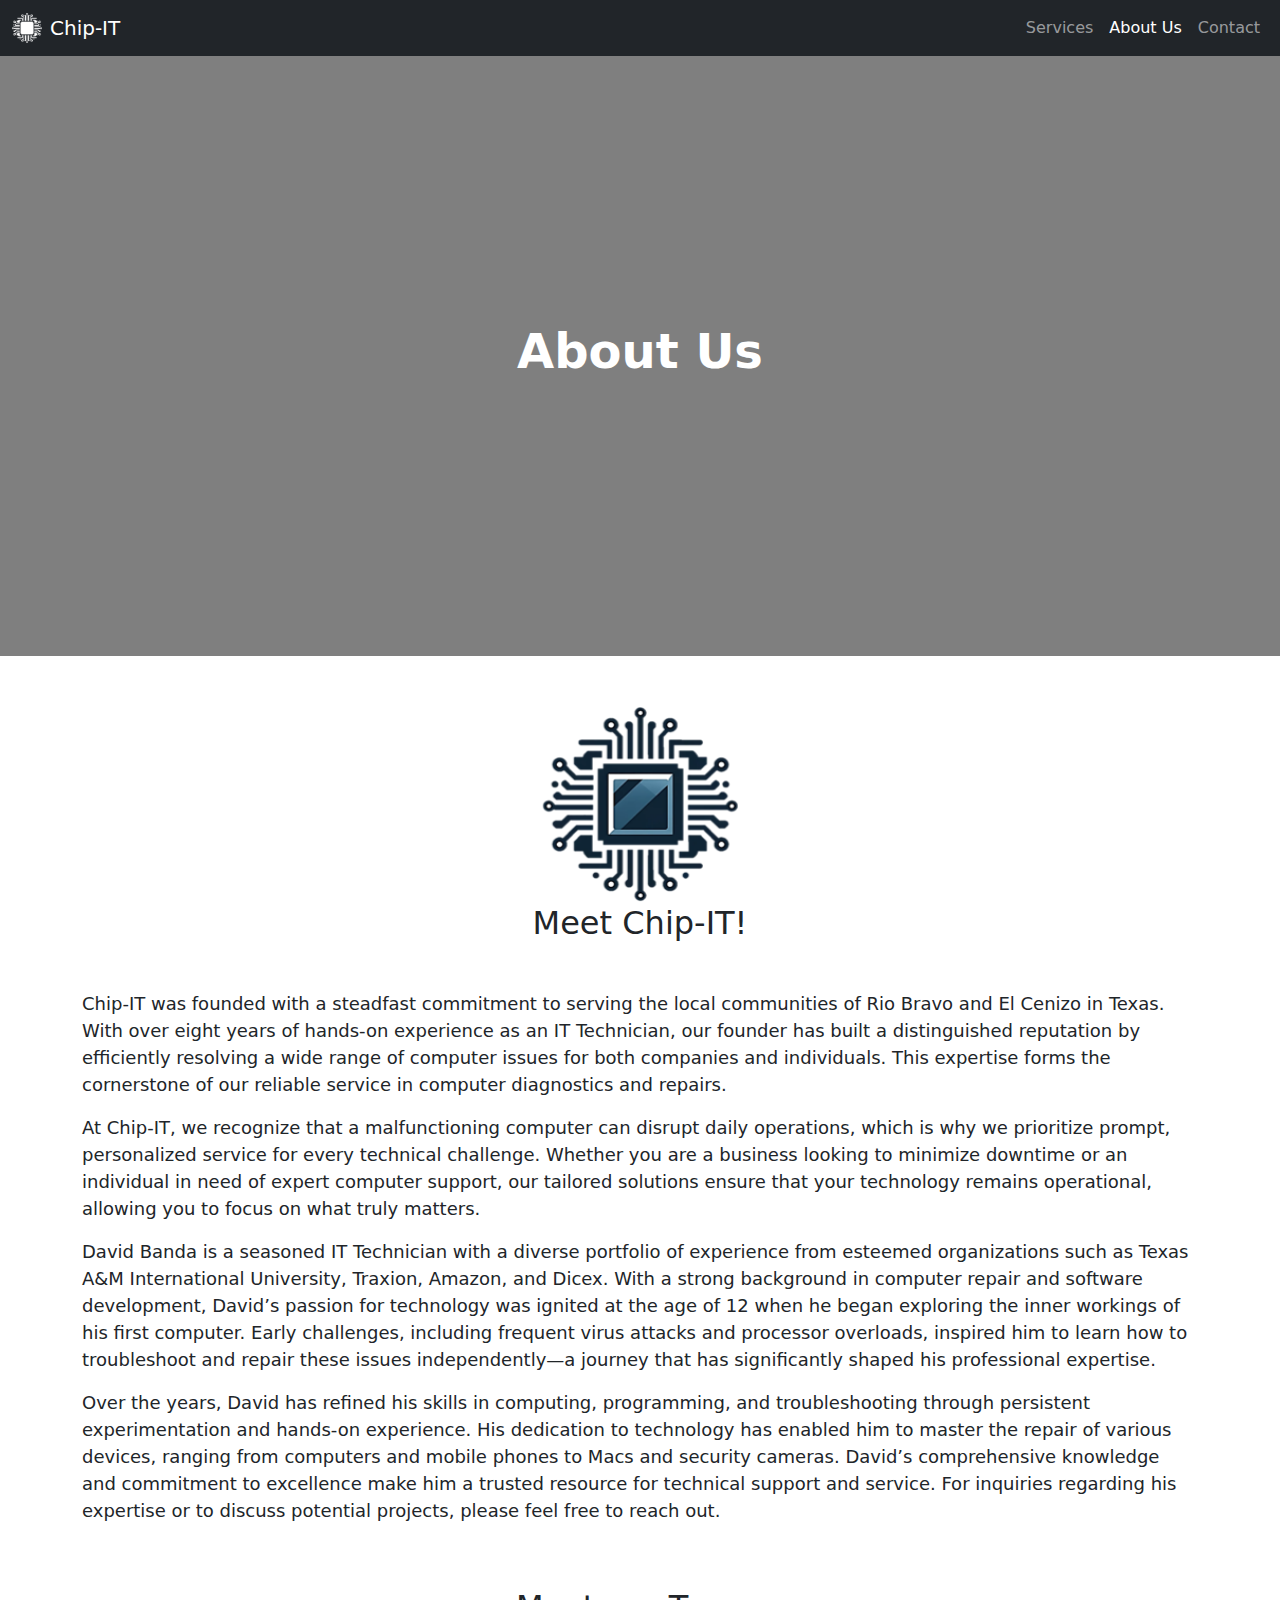
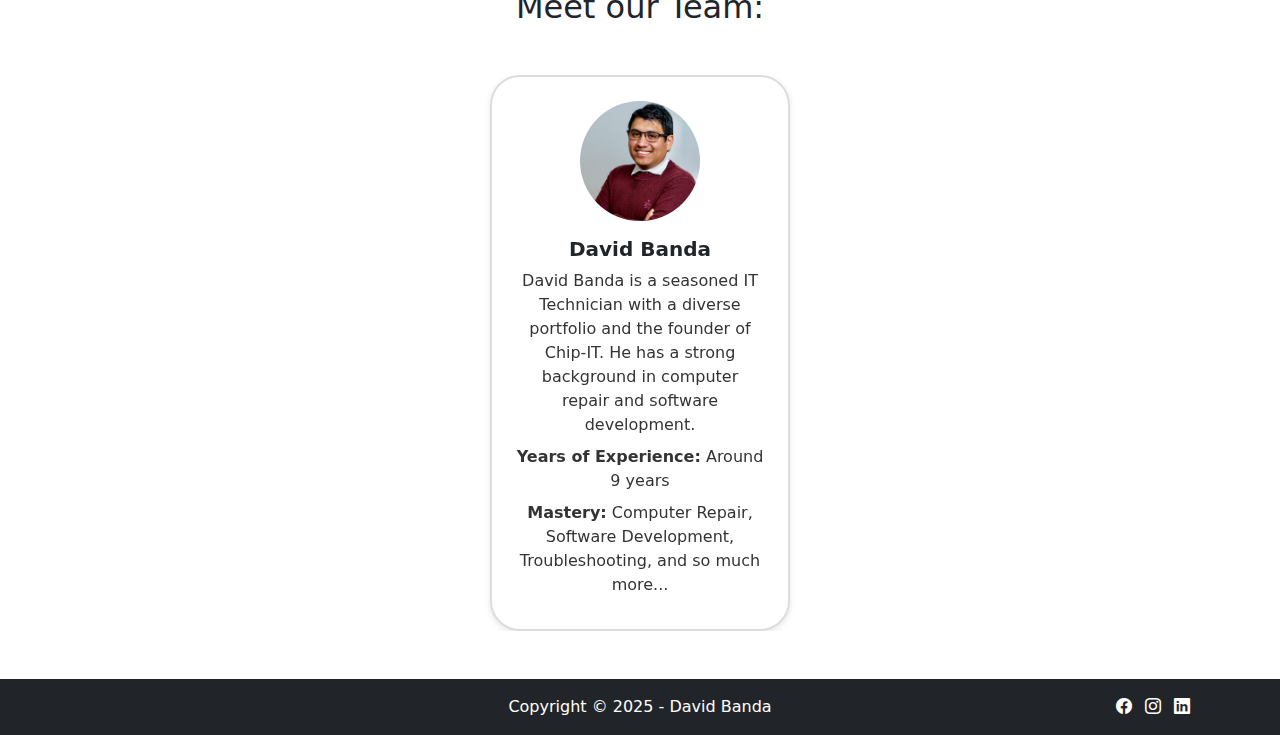
<file: about-us.html>
<!DOCTYPE html>
<html lang="en">

<head>
  <meta charset="utf-8" />
  <meta name="viewport" content="width=device-width, initial-scale=1" />
  <title>About Us - Chip-IT</title>
  <!-- Bootstrap CSS (CDN) -->
  <link href="https://cdn.jsdelivr.net/npm/bootstrap@5.3.0/dist/css/bootstrap.min.css" rel="stylesheet" />
  <!-- Bootstrap Icons (CDN) -->
  <link rel="stylesheet" href="https://cdn.jsdelivr.net/npm/bootstrap-icons@1.10.5/font/bootstrap-icons.css" />
  <!-- Custom CSS -->
  <link rel="stylesheet" href="about-us.css" />
  <!-- Mobile-Specific CSS -->
  <link rel="stylesheet" href="about-us-mobi.css" />
  <link rel="icon" type="x-icon" href="images/White-Logo.png" />
</head>

<body>
  <!-- Navbar (same as Homepage and Services) -->
  <header>
    <nav class="navbar navbar-expand-md navbar-dark bg-dark">
      <div class="container-fluid">
        <!-- Brand -->
        <a class="navbar-brand d-flex align-items-center" href="index.html">
          <img src="images/White-Logo.png" alt="Chip Icon" width="30" height="30" class="me-2" />
          <span>Chip-IT</span>
        </a>
        <!-- Toggler for mobile view -->
        <button class="navbar-toggler" type="button" data-bs-toggle="collapse" data-bs-target="#navbarNav"
          aria-controls="navbarNav" aria-expanded="false" aria-label="Toggle navigation">
          <span class="navbar-toggler-icon"></span>
        </button>
        <!-- Navbar Items -->
        <div class="collapse navbar-collapse justify-content-end" id="navbarNav">
          <ul class="navbar-nav">
            <li class="nav-item">
              <a class="nav-link" href="services.html">Services</a>
            </li>
            <li class="nav-item">
              <a class="nav-link active" aria-current="page" href="about-us.html">About Us</a>
            </li>
            <li class="nav-item">
              <a class="nav-link" href="contact.html">Contact</a>
            </li>
          </ul>
        </div>
      </div>
    </nav>
  </header>

  <!-- Hero Section -->
  <section class="hero">
    <div class="hero-overlay">
      <div class="container text-center">
        <h1 class="hero-title text-white">About Us</h1>
      </div>
    </div>
  </section>

  <!-- Main Content -->
  <div class="container my-5">
    <!-- Centered Header: "Meet Chip-IT!" -->
    <div class="text-center my-5">
      <img src="images/logo.png" alt="Chip-IT Logo" width="200" height="200" />
      <h2>Meet Chip-IT!</h2>
    </div>

    <!-- Paragraphs with Larger Font -->
    <div class="row">
      <div class="col-12">
        <p style="font-size: 1.125rem;">
          Chip-IT was founded with a steadfast commitment to serving the local
          communities of Rio Bravo and El Cenizo in Texas. With over eight years
          of hands-on experience as an IT Technician, our founder has built a
          distinguished reputation by efficiently resolving a wide range of
          computer issues for both companies and individuals. This expertise
          forms the cornerstone of our reliable service in computer diagnostics
          and repairs.
        </p>
        <p style="font-size: 1.125rem;">
          At Chip-IT, we recognize that a malfunctioning computer can disrupt
          daily operations, which is why we prioritize prompt, personalized
          service for every technical challenge. Whether you are a business
          looking to minimize downtime or an individual in need of expert
          computer support, our tailored solutions ensure that your technology
          remains operational, allowing you to focus on what truly matters.
        </p>
        <p style="font-size: 1.125rem;">
          David Banda is a seasoned IT Technician with a diverse portfolio of
          experience from esteemed organizations such as Texas A&M International
          University, Traxion, Amazon, and Dicex. With a strong background in
          computer repair and software development, David’s passion for
          technology was ignited at the age of 12 when he began exploring the
          inner workings of his first computer. Early challenges, including
          frequent virus attacks and processor overloads, inspired him to learn
          how to troubleshoot and repair these issues independently—a journey
          that has significantly shaped his professional expertise.
        </p>
        <p style="font-size: 1.125rem;">
          Over the years, David has refined his skills in computing,
          programming, and troubleshooting through persistent experimentation
          and hands-on experience. His dedication to technology has enabled him
          to master the repair of various devices, ranging from computers and
          mobile phones to Macs and security cameras. David’s comprehensive
          knowledge and commitment to excellence make him a trusted resource for
          technical support and service. For inquiries regarding his expertise
          or to discuss potential projects, please feel free to reach out.
        </p>
      </div>
    </div>

    <!-- Another Centered Header: "Meet our Team:" -->
    <div class="text-center my-5">
      <h2>Meet our Team:</h2>
    </div>

    <!-- Carousel with 5 Cards (Team Members) -->
    <!-- data-bs-interval="5000" sets a 5-second delay -->
    <div id="teamCarousel" class="carousel slide" data-bs-ride="carousel" data-bs-interval="5000">
      <div class="carousel-inner">
        <!-- Carousel Item 1 (Active) -->
        <div class="carousel-item active">
          <div class="team-card mx-auto">
            <img src="images/banda_david.jpeg" alt="David Banda" />
            <h4>David Banda</h4>
            <p>
              David Banda is a seasoned IT Technician with a diverse portfolio and the founder of Chip-IT. He has a
              strong background in computer repair and software development.
            </p>
            <p><strong>Years of Experience:</strong> Around 9 years</p>
            <p>
              <strong>Mastery:</strong> Computer Repair, Software Development, Troubleshooting, and so much more...
            </p>
          </div>
        </div>

        <!-- Carousel Item 2 -->
        <div class="carousel-item">
          <div class="team-card mx-auto">
            <img src="images/Chippy.png" alt="Chippy" />
            <h4>Chippy [The AI]</h4>
            <p>
              <!-- Replace this placeholder text with actual description -->
              Chippy is the most hardest customer service worker in the world. He is always ready to help you with your
              problems. Give him a try, by opening the chat circle on the bottom-right of the website.
            </p>
            <p><strong>Years of Experience:</strong> 0 human years [100 years in bot years🐱‍💻].</p>
            <p><strong>Mastery:</strong> Customer Service, Troubleshooting, Monitoring Site, and Breaks Master.</p>
          </div>
        </div>

      <!-- Carousel Controls (Prev/Next) -->
      <button class="carousel-control-prev" type="button" data-bs-target="#teamCarousel" data-bs-slide="prev">
        <span class="carousel-control-prev-icon" aria-hidden="true"></span>
        <span class="visually-hidden">Previous</span>
      </button>
      <button class="carousel-control-next" type="button" data-bs-target="#teamCarousel" data-bs-slide="next">
        <span class="bi bi-arrow-bar-right" aria-hidden="true"></span>
        <span class="visually-hidden">Next</span>
      </button>
    </div>


  </div>
  </div>

  <!-- Footer -->
  <footer class="bg-dark py-3 footer-custom">
    <div class="container d-flex align-items-center position-relative">
      <!-- Centered Text -->
      <p class="mb-0 text-white w-100 text-center">
        Copyright &copy; 2025 - David Banda
      </p>
      <!-- Social Icons on the Right -->
      <div class="position-absolute end-0 me-3 social-icons">
        <!-- Facebook -->
        <a href="https://www.facebook.com/profile.php?id=61574150940398" class="text-white mx-1" aria-label="Facebook">
          <i class="bi bi-facebook"></i>
        </a>
        <!-- Instagram -->
        <a href="https://www.instagram.com/officialchipit?igsh=MXUwenYzZWJueGJ4eg%3D%3D&utm_source=qr" class="text-white mx-1" aria-label="Instagram">
          <i class="bi bi-instagram"></i>
        </a>
        <!-- X (formerly Twitter) -->
        <!-- LinkedIn -->
        <a href="https://www.linkedin.com/in/davidbanda89?utm_source=share&utm_campaign=share_via&utm_content=profile&utm_medium=ios_app" class="text-white mx-1" aria-label="LinkedIn">
          <i class="bi bi-linkedin"></i>
        </a>
      </div>
    </div>
  </footer>

  <!-- Bootstrap JS (CDN) -->
  <script src="https://cdn.jsdelivr.net/npm/bootstrap@5.3.0/dist/js/bootstrap.bundle.min.js"></script>
  <!-- Custom JS -->
  <script src="about-us.js"></script>
  <script> window.chtlConfig = { chatbotId: "7741564378" } </script>
  <script async data-id="7741564378" id="chatling-embed-script" type="text/javascript"
    src="https://chatling.ai/js/embed.js"></script>
</body>

</html>
</file>
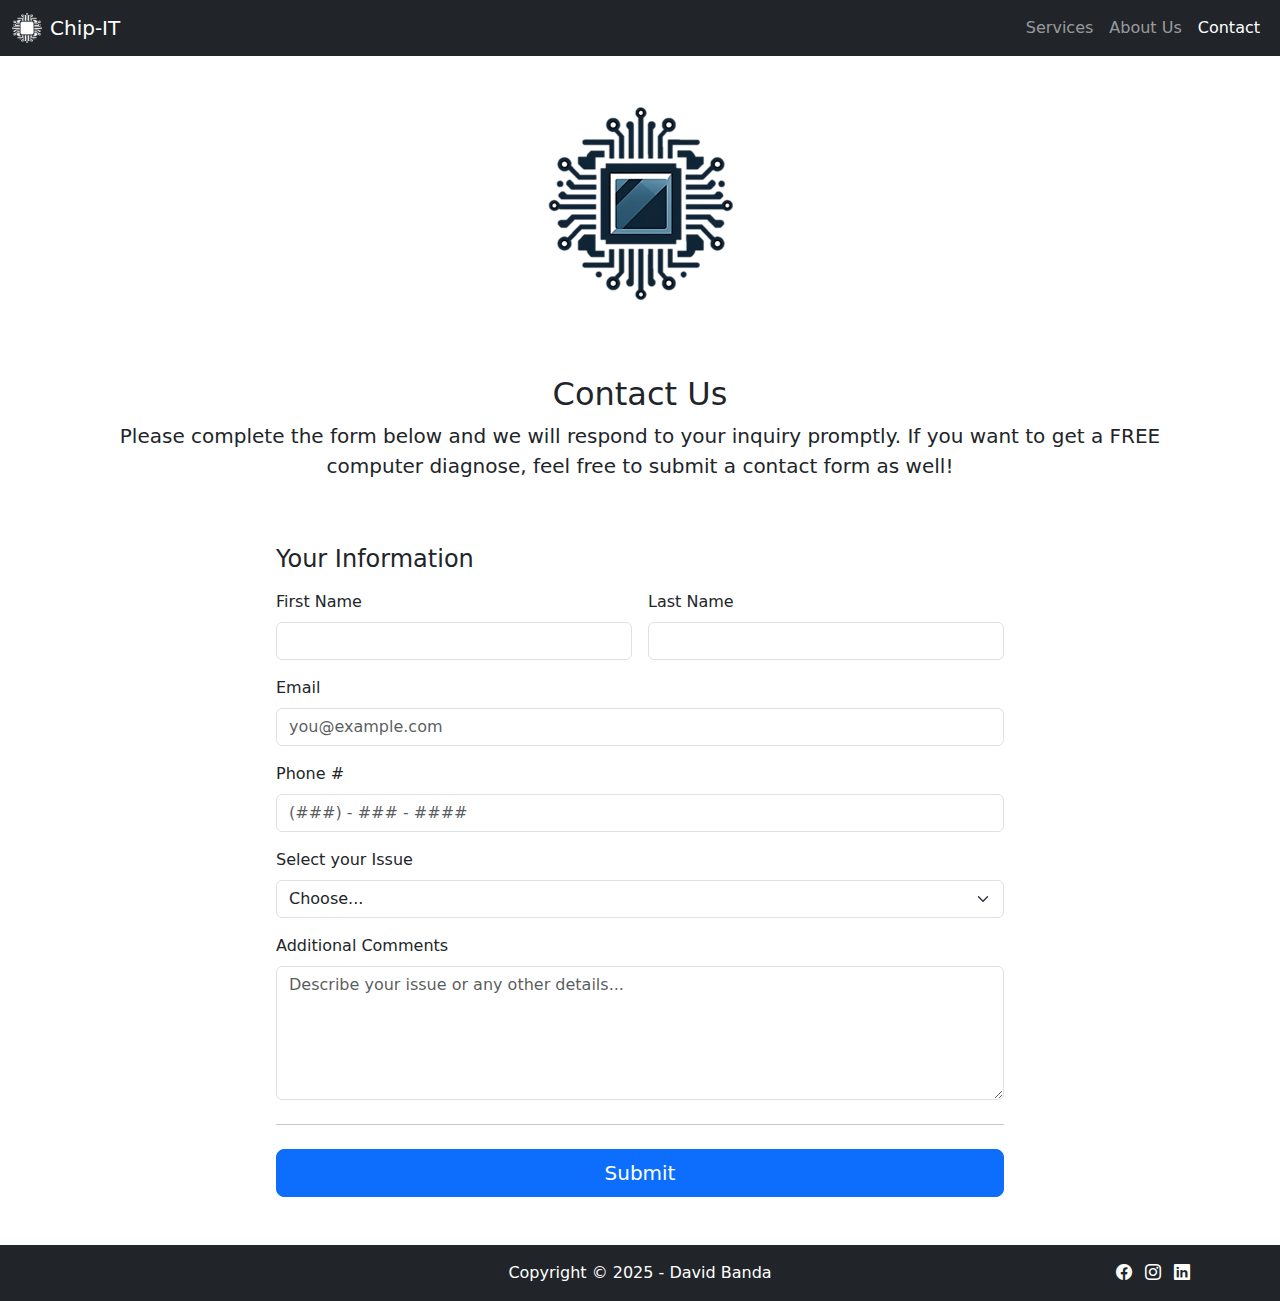
<file: contact.html>
<!DOCTYPE html>
<html lang="en">

<head>
  <meta charset="utf-8" />
  <meta name="viewport" content="width=device-width, initial-scale=1" />
  <title>Contact - Chip-IT</title>
  <!-- Bootstrap CSS (CDN) -->
  <link href="https://cdn.jsdelivr.net/npm/bootstrap@5.3.0/dist/css/bootstrap.min.css" rel="stylesheet" />
  <!-- Bootstrap Icons (CDN) -->
  <link rel="stylesheet" href="https://cdn.jsdelivr.net/npm/bootstrap-icons@1.10.5/font/bootstrap-icons.css" />
  <!-- Custom CSS -->
  <link rel="stylesheet" href="contact.css" />
  <!-- Mobile-Specific CSS -->
  <link rel="stylesheet" href="contact-mobi.css" />
  <link rel="icon" type="x-icon" href="images/White-Logo.png" />
</head>

<body>
  <!-- Navbar (same as other pages) -->
  <header>
    <nav class="navbar navbar-expand-md navbar-dark bg-dark">
      <div class="container-fluid">
        <!-- Brand -->
        <a class="navbar-brand d-flex align-items-center" href="index.html">
          <img src="images/White-Logo.png" alt="Chip Icon" width="30" height="30" class="me-2" />
          <span>Chip-IT</span>
        </a>
        <!-- Toggler for mobile view -->
        <button class="navbar-toggler" type="button" data-bs-toggle="collapse" data-bs-target="#navbarNav"
          aria-controls="navbarNav" aria-expanded="false" aria-label="Toggle navigation">
          <span class="navbar-toggler-icon"></span>
        </button>
        <!-- Navbar Items -->
        <div class="collapse navbar-collapse justify-content-end" id="navbarNav">
          <ul class="navbar-nav">
            <li class="nav-item">
              <a class="nav-link" href="services.html">Services</a>
            </li>
            <li class="nav-item">
              <a class="nav-link" href="about-us.html">About Us</a>
            </li>
            <li class="nav-item">
              <a class="nav-link active" aria-current="page" href="contact.html">Contact</a>
            </li>
          </ul>
        </div>
      </div>
    </nav>
  </header>

  <!-- Main Content / Form Section -->
  <div class="container my-5">
    <main>
      <img src="images/logo.png" alt="Chip-IT Logo" class="d-block mx-auto mb-4" />
      <div class="py-5 text-center">
        <h2>Contact Us</h2>
        <p class="lead">
          Please complete the form below and we will respond to your inquiry promptly. 
          If you want to get a FREE computer diagnose, feel free to submit a contact form as well!
        </p>
      </div>

      <div class="row g-5">
        <!-- Contact Form Column -->
        <div class="col-md-12 col-lg-8 mx-auto">
          <h4 class="mb-3">Your Information</h4>
          <form class="needs-validation" novalidate>
            <div class="row g-3">
              <!-- First Name -->
              <div class="col-sm-6">
                <label for="firstName" class="form-label">First Name</label>
                <input type="text" class="form-control" id="firstName" placeholder="" required
                  pattern="^[A-Za-z\s'-]+$" />
                <div class="invalid-feedback">
                  Please enter a valid first name (letters only).
                </div>
              </div>

              <!-- Last Name -->
              <div class="col-sm-6">
                <label for="lastName" class="form-label">Last Name</label>
                <input type="text" class="form-control" id="lastName" placeholder="" required
                  pattern="^[A-Za-z\s'-]+$" />
                <div class="invalid-feedback">
                  Please enter a valid last name (letters only).
                </div>
              </div>

              <!-- Email -->
              <div class="col-12">
                <label for="email" class="form-label">Email</label>
                <input type="email" class="form-control" id="email" placeholder="you@example.com" required />
                <div class="invalid-feedback">
                  Please enter a valid email address.
                </div>
              </div>

              <!-- Phone -->
              <div class="col-12">
                <label for="phone" class="form-label">Phone #</label>
                <input type="tel" class="form-control" id="phone" placeholder="(###) - ### - ####" required />
                <div class="invalid-feedback">
                  Please enter a valid 10-digit phone number.
                </div>
              </div>

              <!-- Select your Issue -->
              <div class="col-12">
                <label for="issue" class="form-label">Select your Issue</label>
                <select class="form-select" id="issue" required>
                  <option value="">Choose...</option>
                  <option value="virus">Virus or Malware</option>
                  <option value="os">Operating System (OS)</option>
                  <option value="reinstall">
                    Reinstallation of OS/Updates
                  </option>
                  <option value="data">Data Backup/Recovery</option>
                  <option value="hardware">Hardware Malfunction</option>
                  <option value="maintenance">
                    System Cleaning and Maintenance
                  </option>
                  <option value="software">
                    Software Troubleshooting (Microsoft Office, Adobe, etc.)
                  </option>
                  <option value="network">Network Connectivity Issues</option>
                  <option value="website">Website Development</option>
                  <option value="invitation">Online Invitation Creation</option>
                  <option value="other">Other: Type your issue here...</option>
                </select>
                <div class="invalid-feedback">
                  Please select your issue. (For website and invitation development, please explain the details here, or give us a call! :D)
                </div>
              </div>

              <!-- Additional Comments -->
              <div class="col-12">
                <label for="comments" class="form-label">Additional Comments</label>
                <textarea class="form-control" id="comments" rows="5"
                  placeholder="Describe your issue or any other details..."></textarea>
              </div>
            </div>

            <hr class="my-4" />

            <button class="w-100 btn btn-primary btn-lg" type="submit">
              Submit
            </button>
          </form>
        </div>
      </div>
    </main>
  </div>

  <!-- Footer (same style as previous pages) -->
  <footer class="bg-dark py-3 footer-custom">
    <div class="container d-flex align-items-center position-relative">
      <!-- Centered Text -->
      <p class="mb-0 text-white w-100 text-center">
        Copyright &copy; 2025 - David Banda
      </p>
      <!-- Social Icons on the Right -->
      <div class="position-absolute end-0 me-3 social-icons">
        <!-- Facebook -->
        <a href="https://www.facebook.com/profile.php?id=61574150940398" class="text-white mx-1" aria-label="Facebook">
          <i class="bi bi-facebook"></i>
        </a>
        <!-- Instagram -->
        <a href="https://www.instagram.com/officialchipit?igsh=MXUwenYzZWJueGJ4eg%3D%3D&utm_source=qr" class="text-white mx-1" aria-label="Instagram">
          <i class="bi bi-instagram"></i>
        </a>
        <!-- X (formerly Twitter) -->
  
        <!-- LinkedIn -->
        <a href="https://www.linkedin.com/in/davidbanda89?utm_source=share&utm_campaign=share_via&utm_content=profile&utm_medium=ios_app" class="text-white mx-1" aria-label="LinkedIn">
          <i class="bi bi-linkedin"></i>
        </a>
      </div>
    </div>
  </footer>

  <!-- Bootstrap Modal for "Request Submitted" -->
  <div class="modal fade" id="successModal" tabindex="-1" aria-labelledby="successModalLabel" aria-hidden="true">
    <div class="modal-dialog modal-dialog-centered">
      <div class="modal-content text-center">
        <div class="modal-header border-0">
          <h5 class="modal-title fw-bold" id="successModalLabel">
            Request Submitted
          </h5>
        </div>
        <div class="modal-body">
          <!-- Green check icon -->
          <i class="bi bi-check-circle-fill" style="font-size: 4rem; color: green;"></i>
          <p class="mt-3">
            We will reach out to you soon according to the information that
            you have provided for us! Please be patient.
          </p>
        </div>
        <div class="modal-footer border-0 justify-content-center">
          <button type="button" class="btn btn-primary" id="confirmBtn">
            Confirm
          </button>
        </div>
      </div>
    </div>
  </div>

  <!-- Bootstrap JS (CDN) -->
  <script src="https://cdn.jsdelivr.net/npm/bootstrap@5.3.0/dist/js/bootstrap.bundle.min.js"></script>
  <!-- Custom JS -->
  <script src="contact.js"></script>
  <script> window.chtlConfig = { chatbotId: "7741564378" } </script>
  <script async data-id="7741564378" id="chatling-embed-script" type="text/javascript"
    src="https://chatling.ai/js/embed.js"></script>
</body>

</html>
</file>
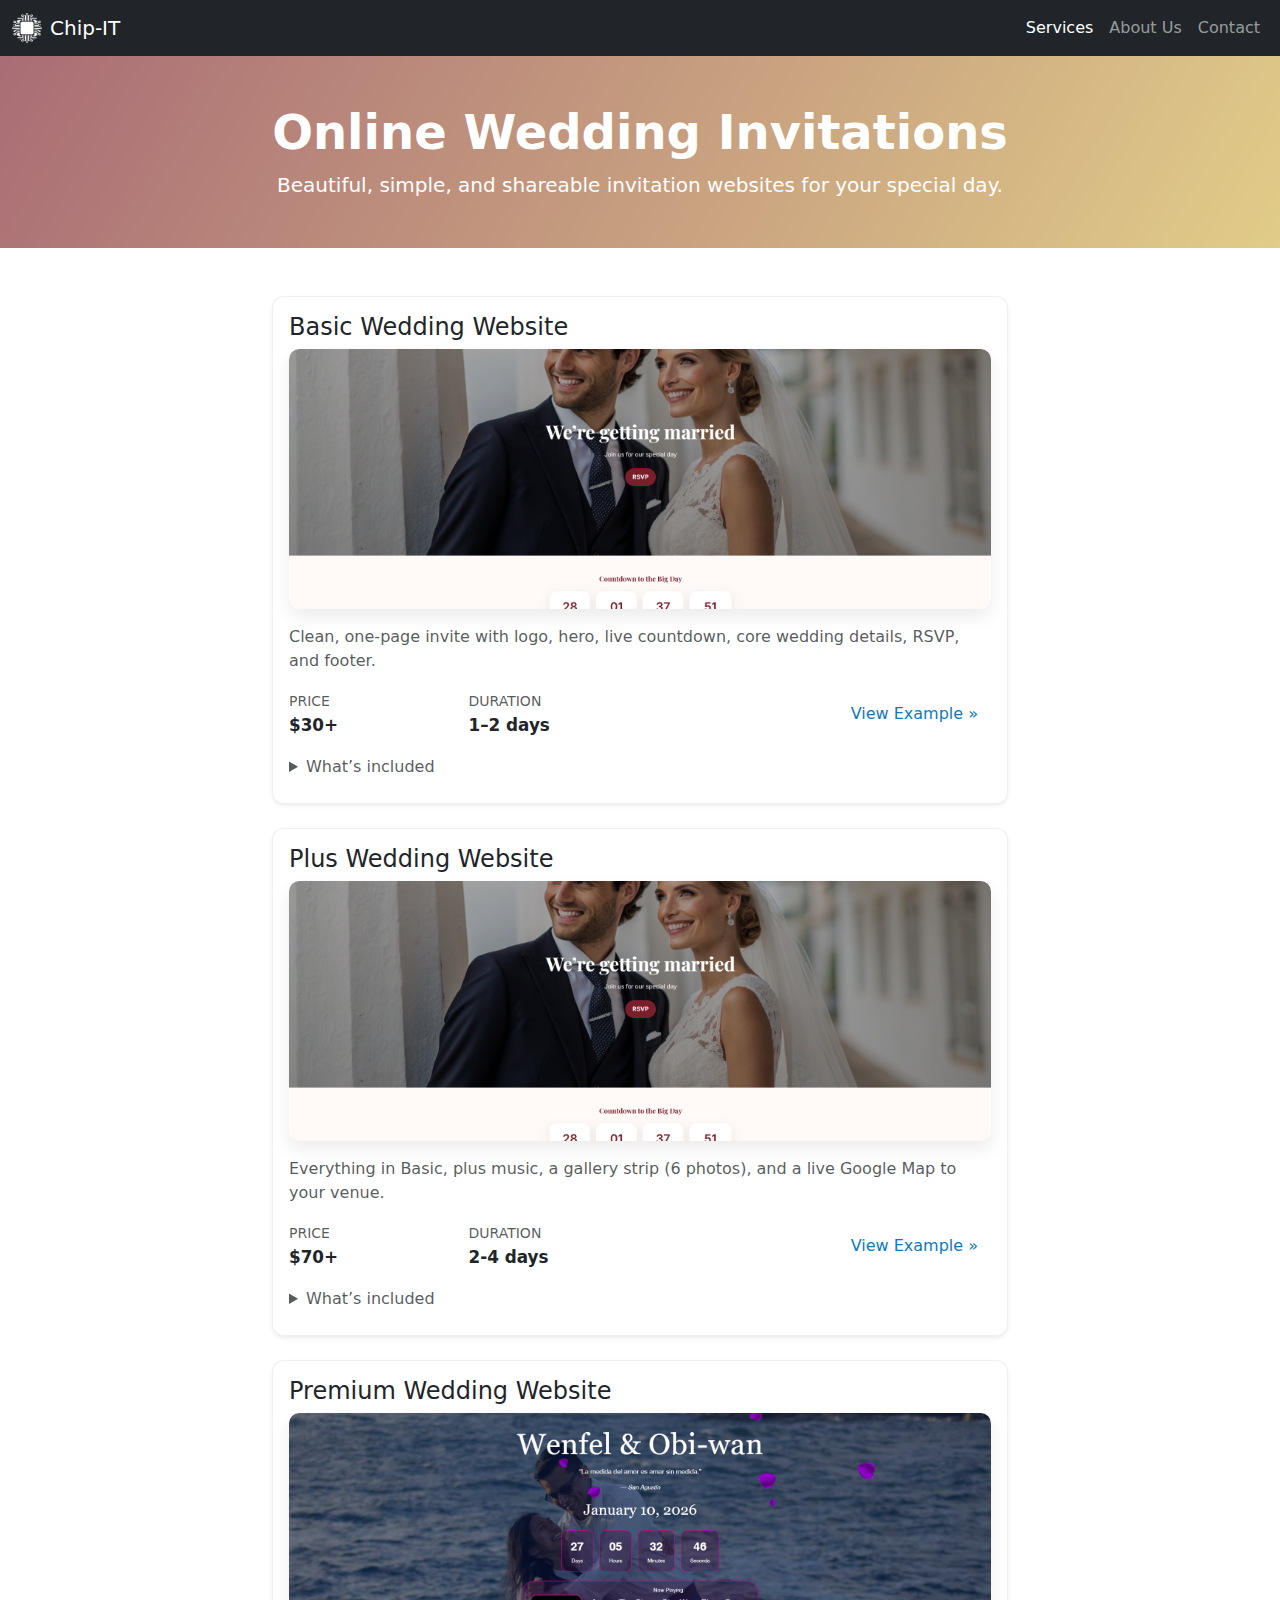
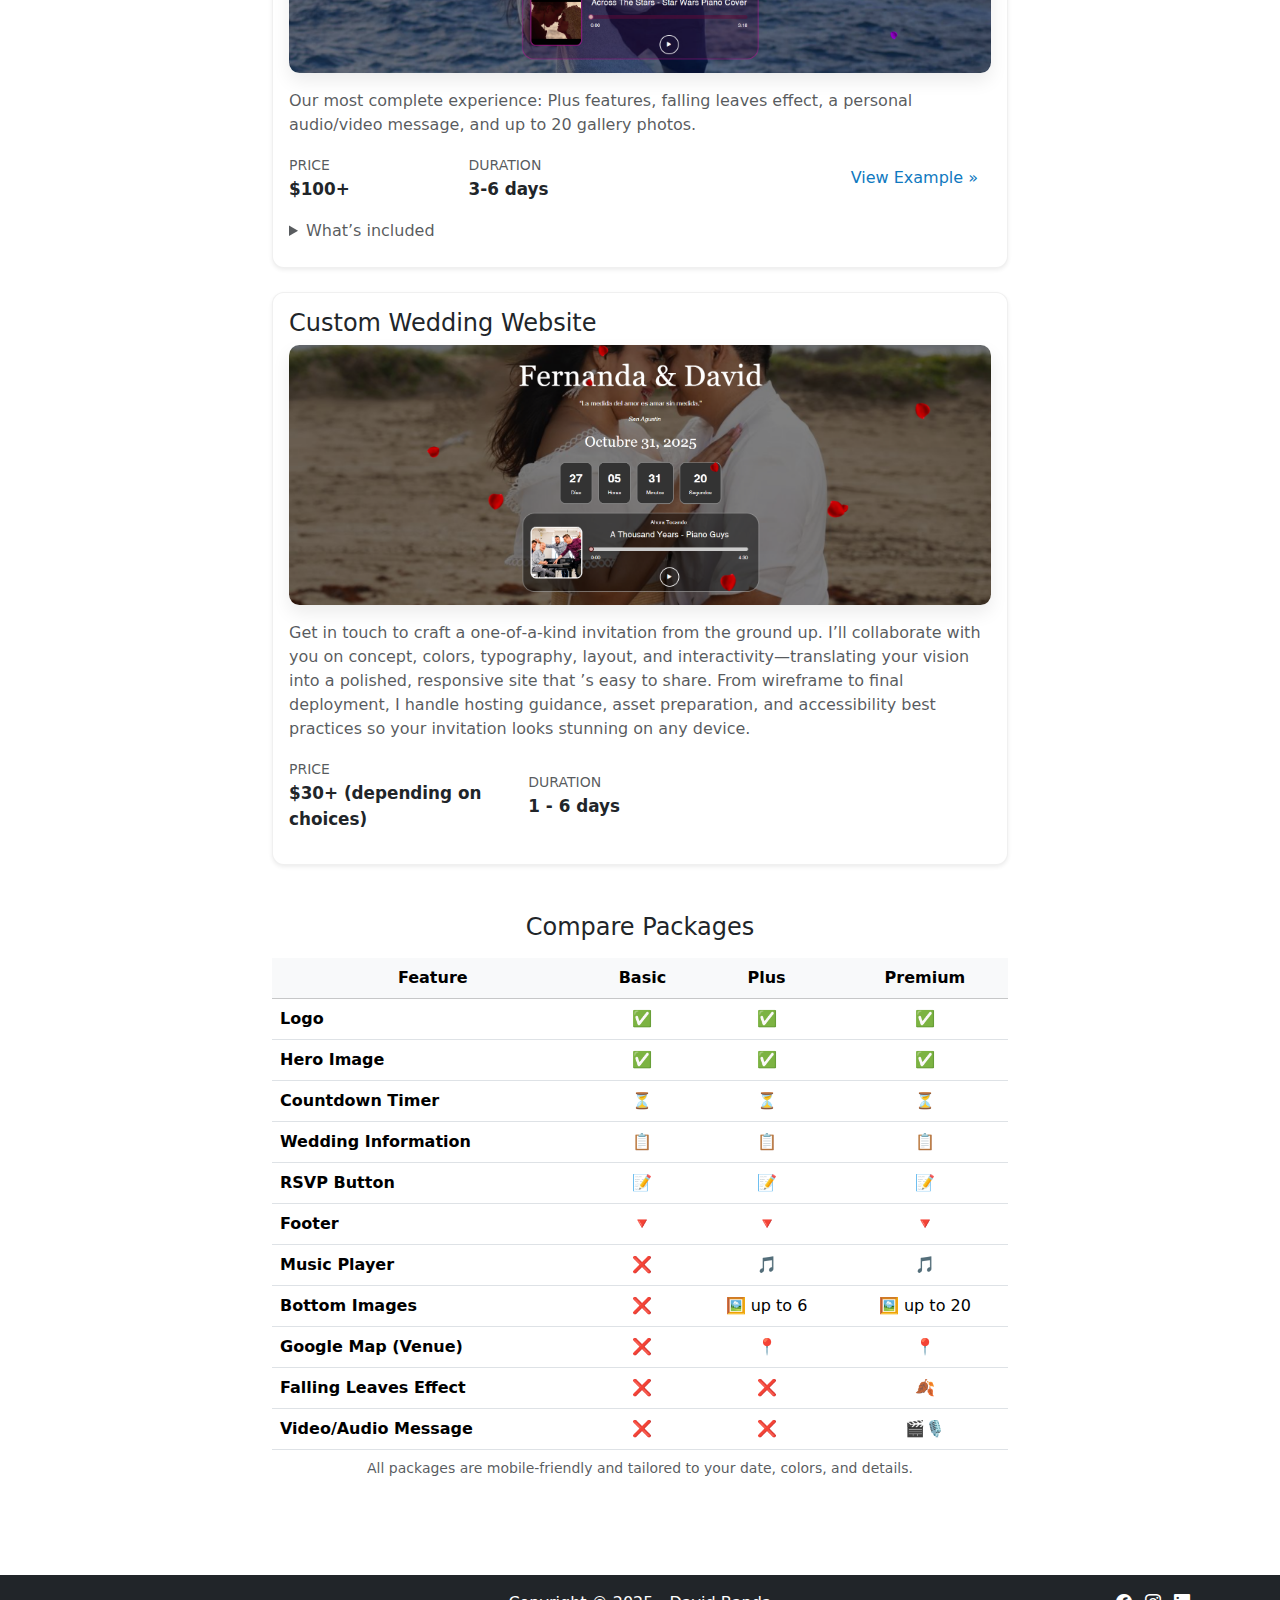
<file: invitations.html>
<!DOCTYPE html>
<html lang="en">
<head>
  <meta charset="utf-8" />
  <meta name="viewport" content="width=device-width, initial-scale=1" />
  <title>Invitations — Online Wedding Packages</title>
  <!-- Bootstrap CSS (CDN) -->
  <link href="https://cdn.jsdelivr.net/npm/bootstrap@5.3.0/dist/css/bootstrap.min.css" rel="stylesheet" />
  <!-- Bootstrap Icons (CDN) -->
  <link rel="stylesheet" href="https://cdn.jsdelivr.net/npm/bootstrap-icons@1.10.5/font/bootstrap-icons.css" />
  <!-- Page CSS -->
  <link rel="stylesheet" href="invitations.css" />
  <!-- Mobile CSS -->
  <link rel="stylesheet" href="invitations-mobi.css" />
  <link rel="icon" type="x-icon" href="images/White-Logo.png" />
</head>

<body>
  <!-- Navbar (exactly as uploaded) -->
  <header>
    <nav class="navbar navbar-expand-md navbar-dark bg-dark">
      <div class="container-fluid">
        <!-- Brand -->
        <a class="navbar-brand d-flex align-items-center" href="index.html">
          <img src="images/White-Logo.png" alt="Chip Icon" width="30" height="30" class="me-2" />
          <span>Chip-IT</span>
        </a>

        <!-- Toggler for mobile view -->
        <button class="navbar-toggler" type="button" data-bs-toggle="collapse" data-bs-target="#navbarNav"
          aria-controls="navbarNav" aria-expanded="false" aria-label="Toggle navigation">
          <span class="navbar-toggler-icon"></span>
        </button>

        <!-- Navbar Items -->
        <div class="collapse navbar-collapse justify-content-end" id="navbarNav">
          <ul class="navbar-nav">
            <!-- Mark 'Services' as active link -->
            <li class="nav-item">
              <a class="nav-link active" aria-current="page" href="services.html">Services</a>
            </li>
            <li class="nav-item">
              <a class="nav-link" href="about-us.html">About Us</a>
            </li>
            <li class="nav-item">
              <a class="nav-link" href="contact.html">Contact</a>
            </li>
          </ul>
        </div>
      </div>
    </nav>
  </header>

  <!-- Page Hero with background image -->
  <section class="py-5 text-center bg-hero text-white">
    <div class="container">
      <h1 class="display-5 fw-bold">Online Wedding Invitations</h1>
      <p class="lead mb-0">Beautiful, simple, and shareable invitation websites for your special day.</p>
    </div>
  </section>

  <!-- Packages (Four cards stacked) -->
  <main class="container my-5">
    <div class="row justify-content-center">
      <div class="col-lg-8">
        <!-- Basic -->
        <article class="card package-card shadow-sm mb-4">
          <div class="card-body">
            <h3 class="card-title h4 mb-2">Basic Wedding Website</h3>
            <img class="pkg-img mb-3" src="images/couple-img.png" alt="Basic package preview" loading="lazy">
            <p class="card-text text-muted mb-3">
              Clean, one-page invite with logo, hero, live countdown, core wedding details, RSVP, and footer.
            </p>
            <div class="row g-3 align-items-center mb-3">
              <div class="col-6 col-md-3">
                <div class="meta">
                  <small class="text-uppercase text-muted">Price</small>
                  <div class="fw-semibold">$30+</div>
                </div>
              </div>
              <div class="col-6 col-md-3">
                <div class="meta">
                  <small class="text-uppercase text-muted">Duration</small>
                  <div class="fw-semibold">1–2 days</div>
                </div>
              </div>
              <div class="col-12 col-md-6 text-md-end">
                <a class="btn" style="color: #0f79c0;" href="https://dbanda99.github.io/Basic-Wedding-Website/" target="_blank" rel="noopener">View Example &raquo;</a>
              </div>
            </div>
            <details class="mb-2">
              <summary class="text-muted">What’s included</summary>
              <ul class="mb-0 small">
                <li>Logo</li>
                <li>Hero Image</li>
                <li>Countdown Timer</li>
                <li>Wedding Information (Ceremony, Reception, Gifts)</li>
                <li>RSVP Button</li>
                <li>Footer</li>
              </ul>
            </details>
          </div>
        </article>

        <!-- Plus -->
        <article class="card package-card shadow-sm mb-4">
          <div class="card-body">
            <h3 class="card-title h4 mb-2">Plus Wedding Website</h3>
            <img class="pkg-img mb-3" src="images/couple-img.png" alt="Plus package preview" loading="lazy">
            <p class="card-text text-muted mb-3">
              Everything in Basic, plus music, a gallery strip (6 photos), and a live Google Map to your venue.
            </p>
            <div class="row g-3 align-items-center mb-3">
              <div class="col-6 col-md-3">
                <div class="meta">
                  <small class="text-uppercase text-muted">Price</small>
                  <div class="fw-semibold">$70+</div>
                </div>
              </div>
              <div class="col-6 col-md-3">
                <div class="meta">
                  <small class="text-uppercase text-muted">Duration</small>
                  <div class="fw-semibold">2-4 days</div>
                </div>
              </div>
              <div class="col-12 col-md-6 text-md-end">
                <a class="btn" style="color: #0f79c0;" href="https://dbanda99.github.io/Plus-Wedding-Website/" target="_blank" rel="noopener">View Example &raquo;</a>
              </div>
            </div>
            <details class="mb-2">
              <summary class="text-muted">What’s included</summary>
              <ul class="mb-0 small">
                <li>All from Basic</li>
                <li>Music Player</li>
                <li>6 Images above the footer</li>
                <li>Google Maps venue embed</li>
              </ul>
            </details>
          </div>
        </article>

        <!-- Premium -->
        <article class="card package-card shadow-sm mb-4">
          <div class="card-body">
            <h3 class="card-title h4 mb-2">Premium Wedding Website</h3>
            <img class="pkg-img mb-3" src="images/premium-img.png" alt="Premium package preview" loading="lazy">
            <p class="card-text text-muted mb-3">
              Our most complete experience: Plus features, falling leaves effect, a personal audio/video message, and up to 20 gallery photos.
            </p>
            <div class="row g-3 align-items-center mb-3">
              <div class="col-6 col-md-3">
                <div class="meta">
                  <small class="text-uppercase text-muted">Price</small>
                  <div class="fw-semibold">$100+</div>
                </div>
              </div>
              <div class="col-6 col-md-3">
                <div class="meta">
                  <small class="text-uppercase text-muted">Duration</small>
                  <div class="fw-semibold">3-6 days</div>
                </div>
              </div>
              <div class="col-12 col-md-6 text-md-end">
                <a class="btn" style="color: #0f79c0;" href="https://dbanda99.github.io/Project-Obi-Wedding-Website/" target="_blank" rel="noopener">View Example &raquo;</a>
              </div>
            </div>
            <details class="mb-2">
              <summary class="text-muted">What’s included</summary>
              <ul class="mb-0 small">
                <li>All from Plus and Basic</li>
                <li>Falling Leaves Effect</li>
                <li>Video or Audio Message from the Couple</li>
                <li>Up to 20 images on the bottom</li>
              </ul>
            </details>
          </div>
        </article>

        <!-- Customizeable -->
        <article class="card package-card shadow-sm mb-5">
          <div class="card-body">
            <h3 class="card-title h4 mb-2">Custom Wedding Website</h3>
            <img class="pkg-img mb-3" src="images/custom-img.png" alt="Custom package preview" loading="lazy">
            <p class="card-text text-muted mb-3">
              Get in touch to craft a one‑of‑a‑kind invitation from the ground up. I’ll collaborate with you on concept,
              colors, typography, layout, and interactivity—translating your vision into a polished, responsive site that
             ’s easy to share. From wireframe to final deployment, I handle hosting guidance, asset preparation, and
              accessibility best practices so your invitation looks stunning on any device.
            </p>
            <div class="row g-3 align-items-center mb-3">
              <div class="col-12 col-md-4">
                <div class="meta">
                  <small class="text-uppercase text-muted">Price</small>
                  <div class="fw-semibold">$30+ (depending on choices)</div>
                </div>
              </div>
              <div class="col-12 col-md-4">
                <div class="meta">
                  <small class="text-uppercase text-muted">Duration</small>
                  <div class="fw-semibold">1 - 6 days</div>
                </div>
              </div>
            </div>
          </div>
        </article>

        <!-- Comparison Chart (Basic, Plus, Premium) -->
        <section class="mb-5">
          <h2 class="h4 text-center mb-3">Compare Packages</h2>
          <div class="table-responsive">
            <table class="table compare-table align-middle mb-0">
              <thead class="table-light">
                <tr>
                  <th scope="col">Feature</th>
                  <th scope="col">Basic</th>
                  <th scope="col">Plus</th>
                  <th scope="col">Premium</th>
                </tr>
              </thead>
              <tbody>
                <tr>
                  <th scope="row">Logo</th>
                  <td>✅</td><td>✅</td><td>✅</td>
                </tr>
                <tr>
                  <th scope="row">Hero Image</th>
                  <td>✅</td><td>✅</td><td>✅</td>
                </tr>
                <tr>
                  <th scope="row">Countdown Timer</th>
                  <td>⏳</td><td>⏳</td><td>⏳</td>
                </tr>
                <tr>
                  <th scope="row">Wedding Information</th>
                  <td>📋</td><td>📋</td><td>📋</td>
                </tr>
                <tr>
                  <th scope="row">RSVP Button</th>
                  <td>📝</td><td>📝</td><td>📝</td>
                </tr>
                <tr>
                  <th scope="row">Footer</th>
                  <td>🔻</td><td>🔻</td><td>🔻</td>
                </tr>
                <tr>
                  <th scope="row">Music Player</th>
                  <td>❌</td><td>🎵</td><td>🎵</td>
                </tr>
                <tr>
                  <th scope="row">Bottom Images</th>
                  <td>❌</td><td>🖼️ up to 6</td><td>🖼️ up to 20</td>
                </tr>
                <tr>
                  <th scope="row">Google Map (Venue)</th>
                  <td>❌</td><td>📍</td><td>📍</td>
                </tr>
                <tr>
                  <th scope="row">Falling Leaves Effect</th>
                  <td>❌</td><td>❌</td><td>🍂</td>
                </tr>
                <tr>
                  <th scope="row">Video/Audio Message</th>
                  <td>❌</td><td>❌</td><td>🎬🎙️</td>
                </tr>
              </tbody>
            </table>
          </div>
          <p class="text-center small text-muted mt-2">All packages are mobile‑friendly and tailored to your date, colors, and details.</p>
        </section>

      </div>
    </div>
  </main>

  <!-- Footer (same as uploaded) -->
  <footer class="bg-dark py-3 footer-custom">
    <div class="container d-flex align-items-center position-relative">
      <!-- Centered Text -->
      <p class="mb-0 text-white w-100 text-center">
        Copyright &copy; 2025 - David Banda
      </p>
      <!-- Social Icons on the Right -->
      <div class="position-absolute end-0 me-3 social-icons">
        <!-- Facebook -->
        <a href="https://www.facebook.com/profile.php?id=61574150940398" class="text-white mx-1" aria-label="Facebook">
          <i class="bi bi-facebook"></i>
        </a>
        <!-- Instagram -->
        <a href="https://www.instagram.com/officialchipit?igsh=MXUwenYzZWJueGJ4eg%3D%3D&utm_source=qr"
          class="text-white mx-1" aria-label="Instagram">
          <i class="bi bi-instagram"></i>
        </a>
        <!-- X (formerly Twitter) -->

        <!-- LinkedIn -->
        <a href="https://www.linkedin.com/in/davidbanda89?utm_source=share&utm_campaign=share_via&utm_content=profile&utm_medium=ios_app"
          class="text-white mx-1" aria-label="LinkedIn">
          <i class="bi bi-linkedin"></i>
        </a>
      </div>
    </div>
  </footer>

  <!-- Bootstrap JS (CDN) -->
  <script src="https://cdn.jsdelivr.net/npm/bootstrap@5.3.0/dist/js/bootstrap.bundle.min.js"></script>
  <!-- Page JS -->
  <script src="invitations.js"></script>
</body>
</html>
</file>
<file: about-us.css>
/* about-us.css */

/* Hero Section Styles */
.hero {
  background: url('https://picsum.photos/1920/600?random=20') center center/cover no-repeat;
  height: 600px;
  position: relative;
}

.hero-overlay {
  background-color: rgba(0, 0, 0, 0.5);
  height: 100%;
  width: 100%;
  display: flex;
  align-items: center;
  justify-content: center;
}

.hero-title {
  font-size: 3rem;
  font-weight: bold;
}

/* Main Content Spacing */
.container.my-5 {
  margin-top: 3rem;
  margin-bottom: 3rem;
}

/* Remove underscores or text decorations from links */
.social-icons a {
  text-decoration: none !important;
}

/* Optional hover/focus state with no underline */
.social-icons a:hover,
.social-icons a:focus {
  text-decoration: none !important;
}

/* Footer styling if needed */
.footer-custom {
  position: relative;
}

/* ------------------- */
/* TEAM CARD STYLES    */
/* ------------------- */
.team-card {
  /* Border and radius to mimic the rounded rectangle look */
  border: 2px solid #ddd;
  border-radius: 30px;
  background-color: #fff;

  /* Sizing and spacing */
  max-width: 300px;
  margin: 0 auto; /* Center horizontally */
  padding: 1.5rem;
  text-align: center;

  /* A subtle box-shadow to elevate the card */
  box-shadow: 0 2px 6px rgba(0, 0, 0, 0.1);
}

.team-card img {
  /* Make the profile image circular */
  width: 120px;
  height: 120px;
  border-radius: 50%;
  object-fit: cover;

  /* Space between image and text */
  margin-bottom: 1rem;
}

.team-card h4 {
  margin-bottom: 0.5rem;
  font-size: 1.25rem;
  font-weight: bold;
}

.team-card p {
  margin-bottom: 0.5rem;
  font-size: 1rem;
  color: #333;
}
</file>
<file: about-us-mobi.css>
/* about-us-mobi.css */

/* Mobile adjustments for the Hero Section */
@media (max-width: 576px) {
    .hero {
      height: 300px;
    }
    .hero-title {
      font-size: 2rem;
    }
  }
  
  /* Make social icons appear below the text in the footer on small screens */
  @media (max-width: 576px) {
    .footer-custom .container.d-flex {
      flex-direction: column;
      align-items: center;
    }
    .footer-custom .position-absolute.end-0.me-3 {
      position: static !important;
      margin-top: 0.5rem;
    }
  }
</file>
<file: contact.css>
/* contact.css */

/* Remove text decoration on social icons */
.social-icons a {
  text-decoration: none !important;
}

.social-icons a:hover,
.social-icons a:focus {
  text-decoration: none !important;
}

/* Optional form spacing or styling */
.needs-validation .form-label {
  font-weight: 500;
}

.footer-custom {
  position: relative;
}
</file>
<file: contact-mobi.css>
/* contact-mobi.css */

@media (max-width: 576px) {
  .footer-custom .container.d-flex {
    flex-direction: column;
    align-items: center;
  }
  .footer-custom .position-absolute.end-0.me-3 {
    position: static !important;
    margin-top: 0.5rem;
  }
}
</file>
<file: invitations.css>
/* invitations.css */
/* Hero uses a Picsum background */
.bg-hero{
  background:linear-gradient(120deg, rgba(123,30,43,.65), rgba(201,162,39,.55)),
             url('https://picsum.photos/1600/700?blur=1') center/cover no-repeat;
}

/* Package cards */
.package-card .meta .fw-semibold{ font-size:1.05rem; }
.package-card details summary{ cursor:pointer; }
.package-card details[open] summary{ color:#6c757d; }

/* Card hover */
.package-card{
  transition: transform .15s ease, box-shadow .15s ease;
  border: 1px solid rgba(0,0,0,.06);
  border-radius: .75rem;
}
.package-card:hover{
  transform: translateY(-3px);
  box-shadow: 0 10px 24px rgba(0,0,0,.12);
}

/* Product images */
.pkg-img{
  width:100%;
  height:260px;
  object-fit:cover;
  border-radius:.65rem;
  box-shadow: 0 8px 18px rgba(0,0,0,.08);
}

/* Buttons */
.btn-primary{ background-color:#7b1e2b; border-color:#7b1e2b; }
.btn-primary:hover{ filter:brightness(1.05); }
.btn-outline-primary{ color:#7b1e2b; border-color:#7b1e2b; }
.btn-outline-primary:hover{ background:#7b1e2b; color:#fff; }

/* Comparison table */
.compare-table th, .compare-table td{ text-align:center; }
.compare-table th[scope="row"]{ text-align:left; }
.compare-table tbody tr:nth-child(odd){ background:rgba(0,0,0,.015); }
</file>
<file: invitations-mobi.css>
/* invitations-mobi.css */
@media (max-width: 576px){
  .bg-hero{ background-position:center; }
  .pkg-img{ height:180px; }
  .package-card .row .col-md-6.text-md-end{ text-align:left !important; }
}
</file>
